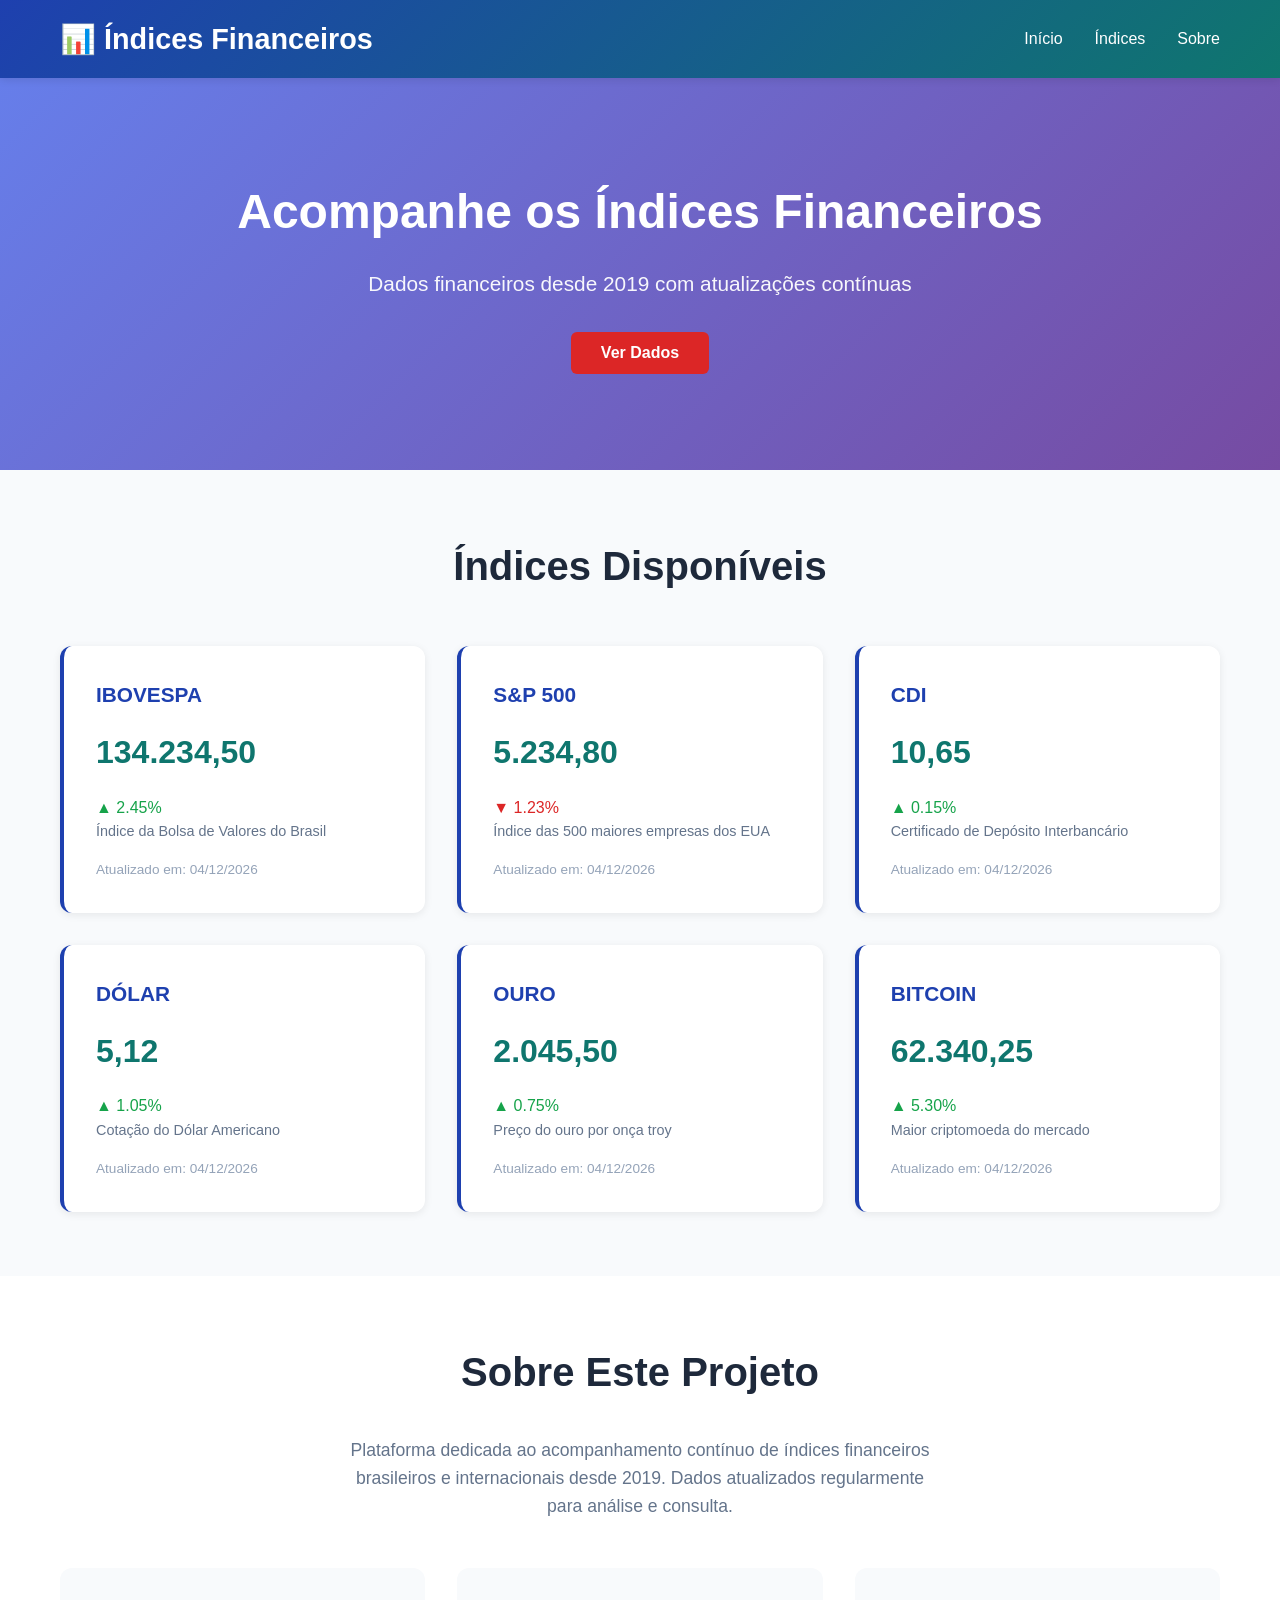
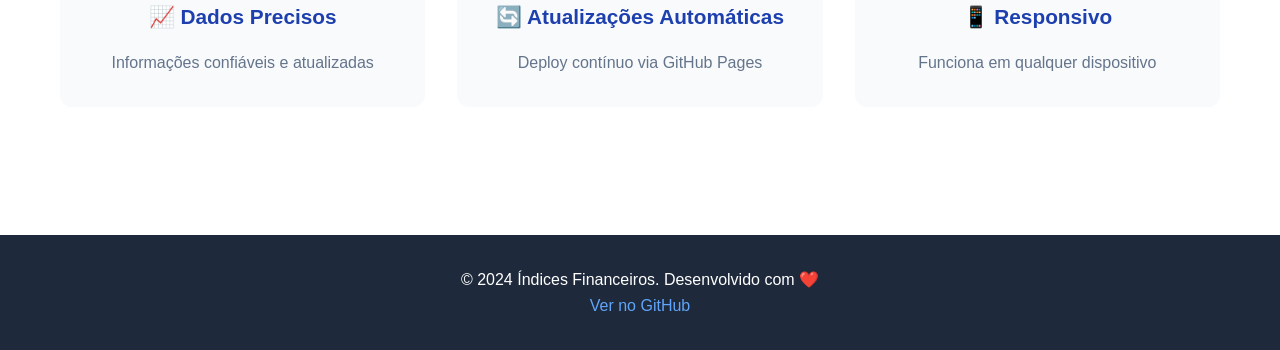
<file: index.html>
<!DOCTYPE html>
<html lang="pt-BR">
<head>
    <meta charset="UTF-8">
    <meta name="viewport" content="width=device-width, initial-scale=1.0">
    <title>Índices Financeiros - 2019 até Hoje</title>
    <link rel="stylesheet" href="style.css">
</head>
<body>
    <nav class="navbar">
        <div class="container">
            <div class="logo">
                <h1>📊 Índices Financeiros</h1>
            </div>
            <ul class="nav-links">
                <li><a href="#home" class="nav-link">Início</a></li>
                <li><a href="#indices" class="nav-link">Índices</a></li>
                <li><a href="#about" class="nav-link">Sobre</a></li>
            </ul>
        </div>
    </nav>

    <section id="home" class="hero">
        <div class="container">
            <h2>Acompanhe os Índices Financeiros</h2>
            <p>Dados financeiros desde 2019 com atualizações contínuas</p>
            <button class="btn" onclick="document.getElementById('indices').scrollIntoView({behavior: 'smooth'})">
                Ver Dados
            </button>
        </div>
    </section>

    <section id="indices" class="indices-section">
        <div class="container">
            <h2>Índices Disponíveis</h2>
            <div class="indices-grid" id="indicesGrid">
                <div class="index-card loading">
                    <p>Carregando dados...</p>
                </div>
            </div>
        </div>
    </section>

    <section id="about" class="about">
        <div class="container">
            <h2>Sobre Este Projeto</h2>
            <p>
                Plataforma dedicada ao acompanhamento contínuo de índices financeiros brasileiros e internacionais
                desde 2019. Dados atualizados regularmente para análise e consulta.
            </p>
            <div class="features">
                <div class="feature">
                    <h3>📈 Dados Precisos</h3>
                    <p>Informações confiáveis e atualizadas</p>
                </div>
                <div class="feature">
                    <h3>🔄 Atualizações Automáticas</h3>
                    <p>Deploy contínuo via GitHub Pages</p>
                </div>
                <div class="feature">
                    <h3>📱 Responsivo</h3>
                    <p>Funciona em qualquer dispositivo</p>
                </div>
            </div>
        </div>
    </section>

    <footer>
        <div class="container">
            <p>&copy; 2024 Índices Financeiros. Desenvolvido com ❤️</p>
            <p>
                <a href="https://github.com/cadurod2012-afk/indices-financeiros" target="_blank">
                    Ver no GitHub
                </a>
            </p>
        </div>
    </footer>

    <script src="script.js"></script>
</body>
</html>
</file>
<file: style.css>
* {
    margin: 0;
    padding: 0;
    box-sizing: border-box;
}

:root {
    --primary-color: #1e40af;
    --secondary-color: #0f766e;
    --accent-color: #dc2626;
    --bg-light: #f8fafc;
    --bg-dark: #1e293b;
    --text-light: #64748b;
    --text-dark: #1e293b;
    --border-color: #e2e8f0;
}

body {
    font-family: -apple-system, BlinkMacSystemFont, 'Segoe UI', Roboto, Oxygen, Ubuntu, Cantarell, sans-serif;
    line-height: 1.6;
    color: var(--text-dark);
    background-color: #ffffff;
}

.container {
    max-width: 1200px;
    margin: 0 auto;
    padding: 0 20px;
}

/* Navbar */
.navbar {
    background: linear-gradient(135deg, var(--primary-color) 0%, var(--secondary-color) 100%);
    color: white;
    padding: 1rem 0;
    position: sticky;
    top: 0;
    z-index: 1000;
    box-shadow: 0 2px 8px rgba(0, 0, 0, 0.1);
}

.navbar .container {
    display: flex;
    justify-content: space-between;
    align-items: center;
}

.logo h1 {
    font-size: 1.8rem;
    font-weight: 700;
}

.nav-links {
    display: flex;
    list-style: none;
    gap: 2rem;
}

.nav-link {
    color: white;
    text-decoration: none;
    transition: opacity 0.3s;
}

.nav-link:hover {
    opacity: 0.8;
}

/* Hero Section */
.hero {
    background: linear-gradient(135deg, #667eea 0%, #764ba2 100%);
    color: white;
    padding: 6rem 0;
    text-align: center;
}

.hero h2 {
    font-size: 3rem;
    margin-bottom: 1rem;
}

.hero p {
    font-size: 1.3rem;
    margin-bottom: 2rem;
    opacity: 0.95;
}

.btn {
    background-color: var(--accent-color);
    color: white;
    padding: 12px 30px;
    border: none;
    border-radius: 6px;
    font-size: 1rem;
    cursor: pointer;
    transition: all 0.3s;
    font-weight: 600;
}

.btn:hover {
    background-color: #b91c1c;
    transform: translateY(-2px);
    box-shadow: 0 4px 12px rgba(220, 38, 38, 0.3);
}

/* Indices Section */
.indices-section {
    padding: 4rem 0;
    background-color: var(--bg-light);
}

.indices-section h2 {
    text-align: center;
    font-size: 2.5rem;
    margin-bottom: 3rem;
    color: var(--text-dark);
}

.indices-grid {
    display: grid;
    grid-template-columns: repeat(auto-fit, minmax(300px, 1fr));
    gap: 2rem;
}

.index-card {
    background: white;
    padding: 2rem;
    border-radius: 12px;
    box-shadow: 0 2px 8px rgba(0, 0, 0, 0.08);
    transition: all 0.3s;
    border-left: 4px solid var(--primary-color);
}

.index-card:hover {
    transform: translateY(-4px);
    box-shadow: 0 8px 20px rgba(0, 0, 0, 0.12);
}

.index-card h3 {
    color: var(--primary-color);
    margin-bottom: 1rem;
    font-size: 1.3rem;
}

.index-card .value {
    font-size: 2rem;
    font-weight: 700;
    color: var(--secondary-color);
    margin: 1rem 0;
}

.index-card .change {
    font-size: 1rem;
    margin-top: 1rem;
}

.index-card .change.positive {
    color: #16a34a;
}

.index-card .change.negative {
    color: var(--accent-color);
}

.index-card p {
    color: var(--text-light);
    font-size: 0.9rem;
}

.index-card.loading {
    display: flex;
    align-items: center;
    justify-content: center;
    min-height: 200px;
}

/* About Section */
.about {
    padding: 4rem 0;
}

.about h2 {
    text-align: center;
    font-size: 2.5rem;
    margin-bottom: 2rem;
}

.about > .container > p {
    text-align: center;
    font-size: 1.1rem;
    color: var(--text-light);
    margin-bottom: 3rem;
    max-width: 600px;
    margin-left: auto;
    margin-right: auto;
}

.features {
    display: grid;
    grid-template-columns: repeat(auto-fit, minmax(250px, 1fr));
    gap: 2rem;
    margin-top: 3rem;
}

.feature {
    text-align: center;
    padding: 2rem;
    border-radius: 12px;
    background-color: var(--bg-light);
}

.feature h3 {
    color: var(--primary-color);
    margin-bottom: 1rem;
    font-size: 1.3rem;
}

.feature p {
    color: var(--text-light);
}

/* Footer */
footer {
    background-color: var(--bg-dark);
    color: white;
    padding: 2rem 0;
    text-align: center;
    margin-top: 4rem;
}

footer a {
    color: #60a5fa;
    text-decoration: none;
    transition: color 0.3s;
}

footer a:hover {
    color: white;
}

/* Responsive */
@media (max-width: 768px) {
    .nav-links {
        gap: 1rem;
        font-size: 0.9rem;
    }

    .hero h2 {
        font-size: 2rem;
    }

    .hero p {
        font-size: 1rem;
    }

    .indices-section h2,
    .about h2 {
        font-size: 1.8rem;
    }

    .indices-grid {
        grid-template-columns: 1fr;
    }

    .features {
        grid-template-columns: 1fr;
    }
}

@media (max-width: 480px) {
    .navbar .container {
        flex-direction: column;
        gap: 1rem;
    }

    .nav-links {
        flex-direction: column;
        gap: 0.5rem;
        text-align: center;
    }

    .logo h1 {
        font-size: 1.3rem;
    }
}

@keyframes slideInUp {
    from {
        opacity: 0;
        transform: translateY(30px);
    }
    to {
        opacity: 1;
        transform: translateY(0);
    }
}
</file>
